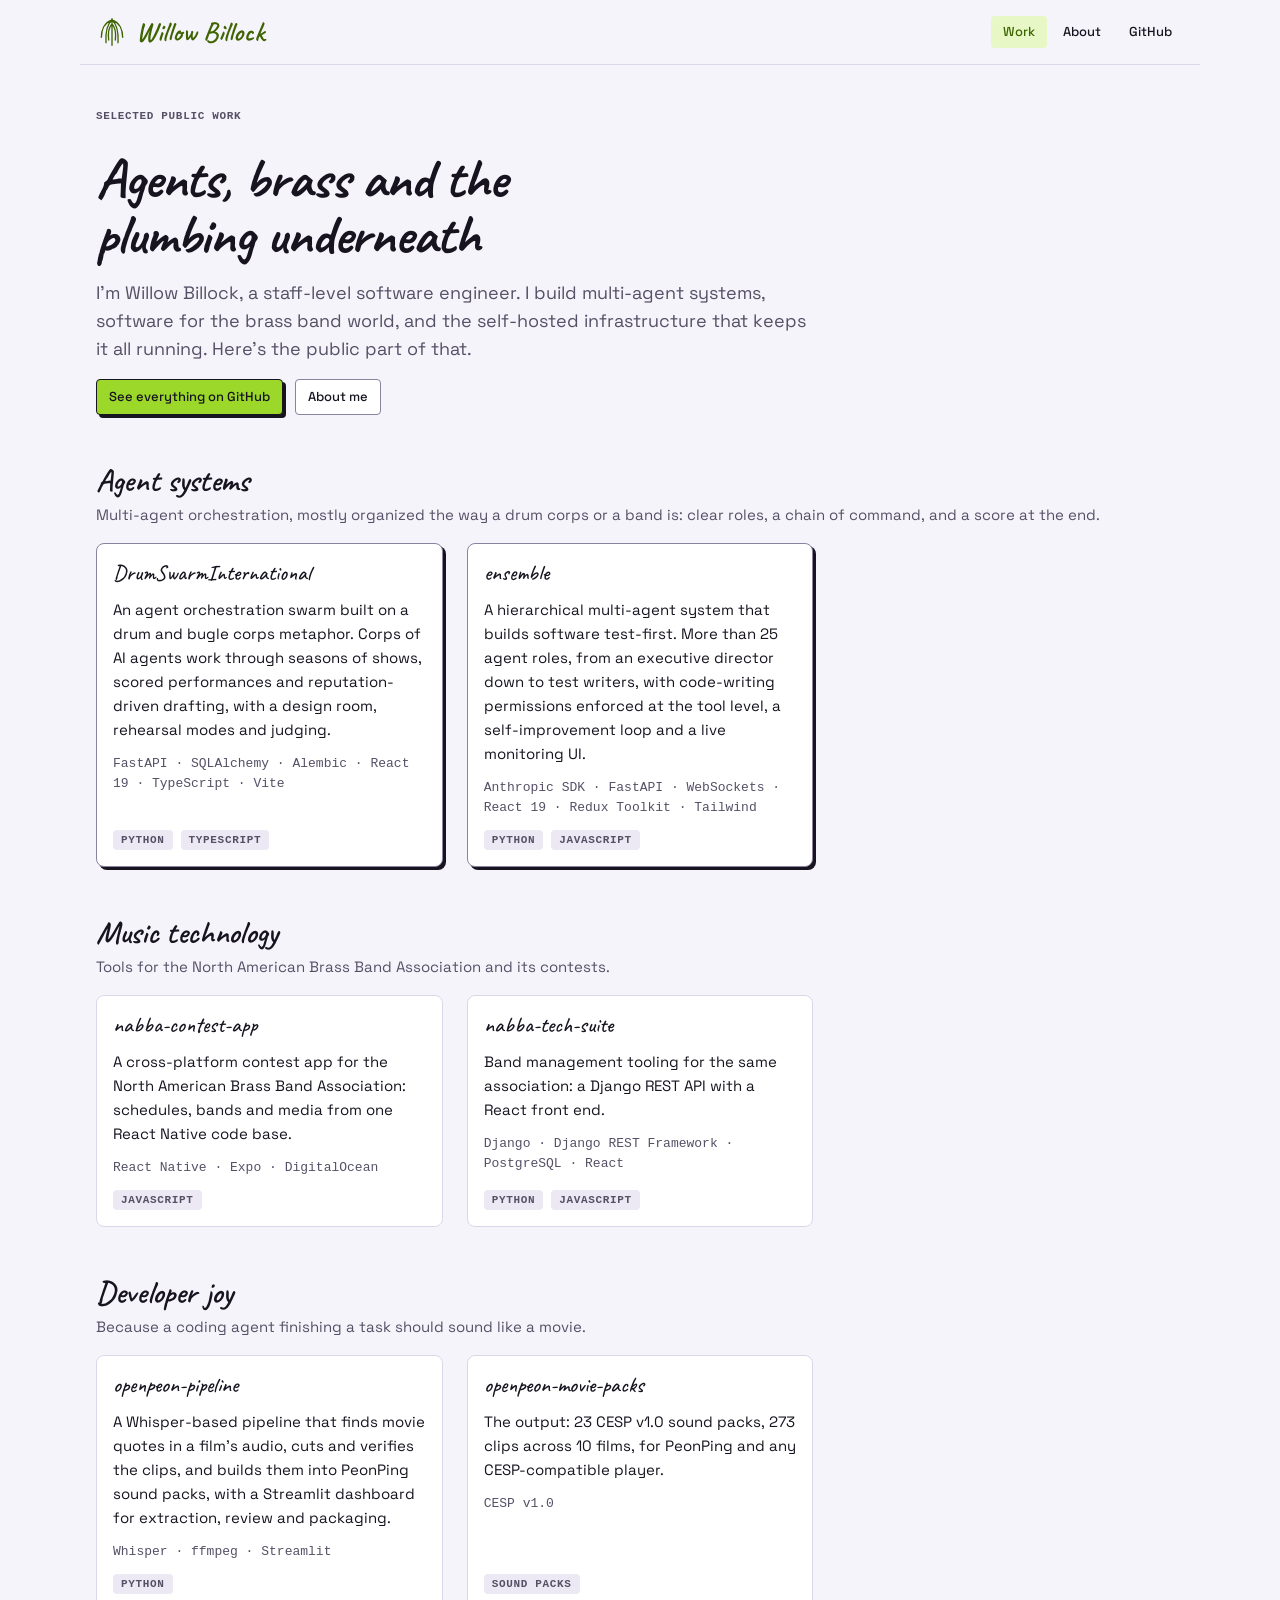
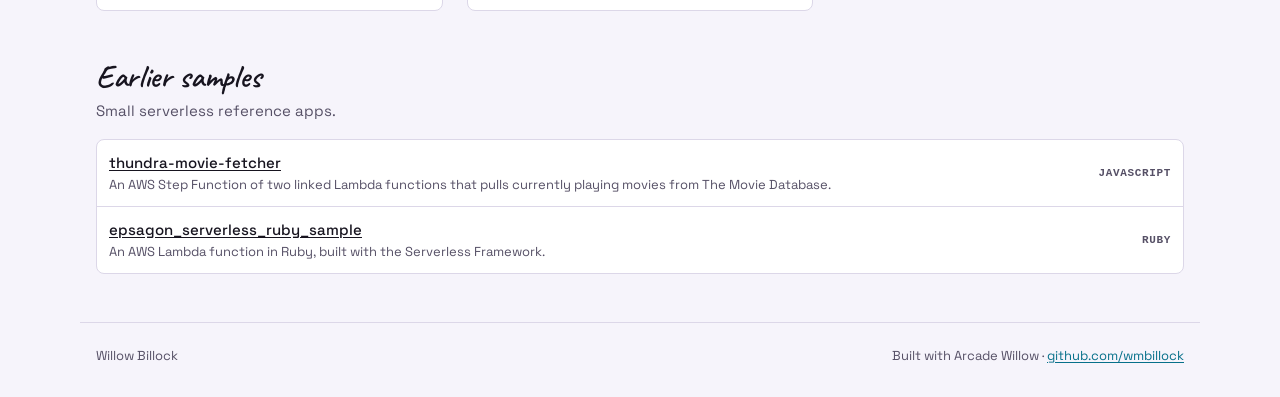
<file: index.html>
<!doctype html>
<html lang="en">
<head>
<meta charset="utf-8">
<meta name="viewport" content="width=device-width, initial-scale=1">
<title>Willow Billock · GitHub work</title>
<meta name="description" content="Willow Billock: software engineer building agent systems, music technology and the infrastructure under them. Selected public work on GitHub.">
<meta name="author" content="Willow Billock">
<meta property="og:title" content="Willow Billock · GitHub work">
<meta property="og:description" content="Agent systems, music technology and the infrastructure under them.">
<meta property="og:type" content="website">
<meta name="color-scheme" content="dark light">
<link rel="icon" href="assets/willow.svg" type="image/svg+xml">
<link rel="preconnect" href="https://fonts.googleapis.com">
<link rel="preconnect" href="https://fonts.gstatic.com" crossorigin>
<link rel="stylesheet" href="https://fonts.googleapis.com/css2?family=Caveat:wght@400..700&family=Space+Grotesk:wght@300..700&display=swap">
<link rel="stylesheet" href="assets/aw.css">
<link rel="stylesheet" href="assets/site.css">
</head>
<body>
<svg width="0" height="0" style="position:absolute" aria-hidden="true">
  <defs>
    <symbol id="i-willow" viewBox="0 0 48 48" fill="none" stroke="currentColor" stroke-width="2" stroke-linecap="round"><path d="M24 4V44M24 6C17 12 14 24 15 40M24 6C31 12 34 24 33 40M24 12C19 17 18 27 19 36M24 12C29 17 30 27 29 36M24 6C12 10 8 22 8 32M24 6C36 10 40 22 40 32"/></symbol>
  </defs>
</svg>

<header class="site-bar">
  <a class="site-brand" href="index.html" aria-label="Willow Billock, home">
    <svg aria-hidden="true"><use href="#i-willow"/></svg>
    <b>Willow Billock</b>
  </a>
  <nav class="site-nav" aria-label="Site">
    <a href="index.html" aria-current="page">Work</a>
    <a href="about.html">About</a>
    <a href="https://github.com/wmbillock">GitHub</a>
  </nav>
</header>

<main class="site-main">
  <section class="hero" aria-labelledby="hero-title">
    <p class="aw-eyebrow">Selected public work</p>
    <h1 class="display" id="hero-title">Agents, brass and the plumbing underneath</h1>
    <p class="hero-lede">I'm Willow Billock, a staff-level software engineer. I build multi-agent systems, software for the brass band world, and the self-hosted infrastructure that keeps it all running. Here's the public part of that.</p>
    <div class="hero-actions">
      <a class="aw-btn aw-btn-primary" href="https://github.com/wmbillock">See everything on GitHub</a>
      <a class="aw-btn" href="about.html">About me</a>
    </div>
  </section>

  <section class="section" aria-labelledby="agents-title">
    <div class="section-head">
      <h2 class="title" id="agents-title">Agent systems</h2>
      <p>Multi-agent orchestration, mostly organized the way a drum corps or a band is: clear roles, a chain of command, and a score at the end.</p>
    </div>
    <ul class="project-grid">
      <li>
        <article class="aw-panel aw-panel-featured">
          <h3 class="aw-panel-title"><a href="https://github.com/wmbillock/DrumSwarmInternational">DrumSwarmInternational</a></h3>
          <p class="project-desc">An agent orchestration swarm built on a drum and bugle corps metaphor. Corps of AI agents work through seasons of shows, scored performances and reputation-driven drafting, with a design room, rehearsal modes and judging.</p>
          <p class="project-stack">FastAPI · SQLAlchemy · Alembic · React 19 · TypeScript · Vite</p>
          <div class="project-langs"><span class="aw-badge">Python</span><span class="aw-badge">TypeScript</span></div>
        </article>
      </li>
      <li>
        <article class="aw-panel aw-panel-featured">
          <h3 class="aw-panel-title"><a href="https://github.com/wmbillock/ensemble">ensemble</a></h3>
          <p class="project-desc">A hierarchical multi-agent system that builds software test-first. More than 25 agent roles, from an executive director down to test writers, with code-writing permissions enforced at the tool level, a self-improvement loop and a live monitoring UI.</p>
          <p class="project-stack">Anthropic SDK · FastAPI · WebSockets · React 19 · Redux Toolkit · Tailwind</p>
          <div class="project-langs"><span class="aw-badge">Python</span><span class="aw-badge">JavaScript</span></div>
        </article>
      </li>
    </ul>
  </section>

  <section class="section" aria-labelledby="music-title">
    <div class="section-head">
      <h2 class="title" id="music-title">Music technology</h2>
      <p>Tools for the North American Brass Band Association and its contests.</p>
    </div>
    <ul class="project-grid">
      <li>
        <article class="aw-panel">
          <h3 class="aw-panel-title">nabba-contest-app</h3>
          <p class="project-desc">A cross-platform contest app for the North American Brass Band Association: schedules, bands and media from one React Native code base.</p>
          <p class="project-stack">React Native · Expo · DigitalOcean</p>
          <div class="project-langs"><span class="aw-badge">JavaScript</span></div>
        </article>
      </li>
      <li>
        <article class="aw-panel">
          <h3 class="aw-panel-title"><a href="https://github.com/wmbillock/nabba-tech-suite">nabba-tech-suite</a></h3>
          <p class="project-desc">Band management tooling for the same association: a Django REST API with a React front end.</p>
          <p class="project-stack">Django · Django REST Framework · PostgreSQL · React</p>
          <div class="project-langs"><span class="aw-badge">Python</span><span class="aw-badge">JavaScript</span></div>
        </article>
      </li>
    </ul>
  </section>

  <section class="section" aria-labelledby="fun-title">
    <div class="section-head">
      <h2 class="title" id="fun-title">Developer joy</h2>
      <p>Because a coding agent finishing a task should sound like a movie.</p>
    </div>
    <ul class="project-grid">
      <li>
        <article class="aw-panel">
          <h3 class="aw-panel-title"><a href="https://github.com/wmbillock/openpeon-pipeline">openpeon-pipeline</a></h3>
          <p class="project-desc">A Whisper-based pipeline that finds movie quotes in a film's audio, cuts and verifies the clips, and builds them into PeonPing sound packs, with a Streamlit dashboard for extraction, review and packaging.</p>
          <p class="project-stack">Whisper · ffmpeg · Streamlit</p>
          <div class="project-langs"><span class="aw-badge">Python</span></div>
        </article>
      </li>
      <li>
        <article class="aw-panel">
          <h3 class="aw-panel-title"><a href="https://github.com/wmbillock/openpeon-movie-packs">openpeon-movie-packs</a></h3>
          <p class="project-desc">The output: 23 CESP v1.0 sound packs, 273 clips across 10 films, for PeonPing and any CESP-compatible player.</p>
          <p class="project-stack">CESP v1.0</p>
          <div class="project-langs"><span class="aw-badge">Sound packs</span></div>
        </article>
      </li>
    </ul>
  </section>

  <section class="section" aria-labelledby="earlier-title">
    <div class="section-head">
      <h2 class="title" id="earlier-title">Earlier samples</h2>
      <p>Small serverless reference apps.</p>
    </div>
    <ul class="aw-rowlist more-list">
      <li class="aw-row">
        <span class="aw-row-main"><a href="https://github.com/wmbillock/thundra-movie-fetcher">thundra-movie-fetcher</a></span>
        <span class="aw-row-sub">An AWS Step Function of two linked Lambda functions that pulls currently playing movies from The Movie Database.</span>
        <span class="aw-row-readout">JavaScript</span>
      </li>
      <li class="aw-row">
        <span class="aw-row-main"><a href="https://github.com/wmbillock/epsagon_serverless_ruby_sample">epsagon_serverless_ruby_sample</a></span>
        <span class="aw-row-sub">An AWS Lambda function in Ruby, built with the Serverless Framework.</span>
        <span class="aw-row-readout">Ruby</span>
      </li>
    </ul>
  </section>
</main>

<footer class="site-foot">
  <span>Willow Billock</span>
  <span>Built with Arcade Willow · <a href="https://github.com/wmbillock">github.com/wmbillock</a></span>
</footer>
</body>
</html>
</file>
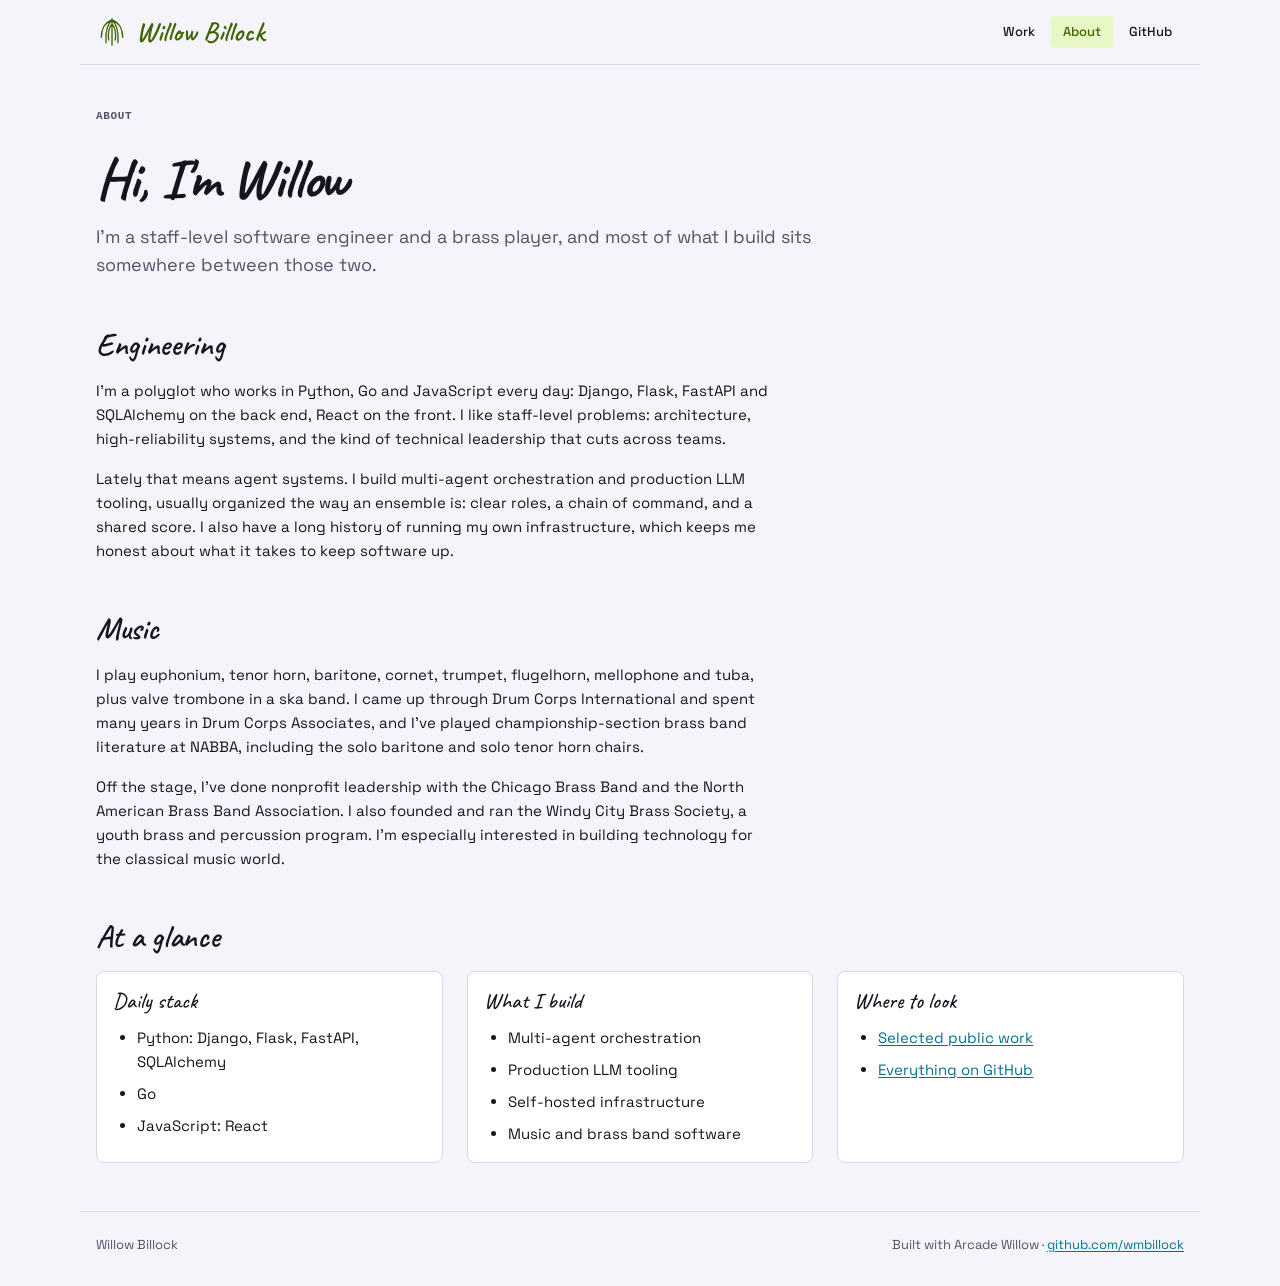
<file: about.html>
<!doctype html>
<html lang="en">
<head>
<meta charset="utf-8">
<meta name="viewport" content="width=device-width, initial-scale=1">
<title>About Willow Billock</title>
<meta name="description" content="Willow Billock: staff-level software engineer, agent systems builder and brass musician.">
<meta name="author" content="Willow Billock">
<meta property="og:title" content="About Willow Billock">
<meta property="og:description" content="Staff-level software engineer, agent systems builder and brass musician.">
<meta property="og:type" content="profile">
<meta name="color-scheme" content="dark light">
<link rel="icon" href="assets/willow.svg" type="image/svg+xml">
<link rel="preconnect" href="https://fonts.googleapis.com">
<link rel="preconnect" href="https://fonts.gstatic.com" crossorigin>
<link rel="stylesheet" href="https://fonts.googleapis.com/css2?family=Caveat:wght@400..700&family=Space+Grotesk:wght@300..700&display=swap">
<link rel="stylesheet" href="assets/aw.css">
<link rel="stylesheet" href="assets/site.css">
</head>
<body>
<svg width="0" height="0" style="position:absolute" aria-hidden="true">
  <defs>
    <symbol id="i-willow" viewBox="0 0 48 48" fill="none" stroke="currentColor" stroke-width="2" stroke-linecap="round"><path d="M24 4V44M24 6C17 12 14 24 15 40M24 6C31 12 34 24 33 40M24 12C19 17 18 27 19 36M24 12C29 17 30 27 29 36M24 6C12 10 8 22 8 32M24 6C36 10 40 22 40 32"/></symbol>
  </defs>
</svg>

<header class="site-bar">
  <a class="site-brand" href="index.html" aria-label="Willow Billock, home">
    <svg aria-hidden="true"><use href="#i-willow"/></svg>
    <b>Willow Billock</b>
  </a>
  <nav class="site-nav" aria-label="Site">
    <a href="index.html">Work</a>
    <a href="about.html" aria-current="page">About</a>
    <a href="https://github.com/wmbillock">GitHub</a>
  </nav>
</header>

<main class="site-main">
  <section class="hero" aria-labelledby="about-title">
    <p class="aw-eyebrow">About</p>
    <h1 class="display" id="about-title">Hi, I'm Willow</h1>
    <p class="hero-lede">I'm a staff-level software engineer and a brass player, and most of what I build sits somewhere between those two.</p>
  </section>

  <section class="section prose" aria-labelledby="eng-title">
    <h2 class="title" id="eng-title">Engineering</h2>
    <p>I'm a polyglot who works in Python, Go and JavaScript every day: Django, Flask, FastAPI and SQLAlchemy on the back end, React on the front. I like staff-level problems: architecture, high-reliability systems, and the kind of technical leadership that cuts across teams.</p>
    <p>Lately that means agent systems. I build multi-agent orchestration and production LLM tooling, usually organized the way an ensemble is: clear roles, a chain of command, and a shared score. I also have a long history of running my own infrastructure, which keeps me honest about what it takes to keep software up.</p>
  </section>

  <section class="section prose" aria-labelledby="music-title">
    <h2 class="title" id="music-title">Music</h2>
    <p>I play euphonium, tenor horn, baritone, cornet, trumpet, flugelhorn, mellophone and tuba, plus valve trombone in a ska band. I came up through Drum Corps International and spent many years in Drum Corps Associates, and I've played championship-section brass band literature at NABBA, including the solo baritone and solo tenor horn chairs.</p>
    <p>Off the stage, I've done nonprofit leadership with the Chicago Brass Band and the North American Brass Band Association. I also founded and ran the Windy City Brass Society, a youth brass and percussion program. I'm especially interested in building technology for the classical music world.</p>
  </section>

  <section class="section" aria-labelledby="glance-title">
    <h2 class="title" id="glance-title">At a glance</h2>
    <div class="about-grid">
      <article class="aw-panel">
        <h3 class="aw-panel-title">Daily stack</h3>
        <ul>
          <li>Python: Django, Flask, FastAPI, SQLAlchemy</li>
          <li>Go</li>
          <li>JavaScript: React</li>
        </ul>
      </article>
      <article class="aw-panel">
        <h3 class="aw-panel-title">What I build</h3>
        <ul>
          <li>Multi-agent orchestration</li>
          <li>Production LLM tooling</li>
          <li>Self-hosted infrastructure</li>
          <li>Music and brass band software</li>
        </ul>
      </article>
      <article class="aw-panel">
        <h3 class="aw-panel-title">Where to look</h3>
        <ul>
          <li><a href="index.html">Selected public work</a></li>
          <li><a href="https://github.com/wmbillock">Everything on GitHub</a></li>
        </ul>
      </article>
    </div>
  </section>
</main>

<footer class="site-foot">
  <span>Willow Billock</span>
  <span>Built with Arcade Willow · <a href="https://github.com/wmbillock">github.com/wmbillock</a></span>
</footer>
</body>
</html>
</file>
<file: assets/aw.css>
/* Arcade Willow rev 4 (aw.css, 2026-10-31). Rules unchanged; comments removed for publishing. */
:root, :root[data-theme="dark"] {
  color-scheme: dark;
  --surface: #121018;
  --surface-raised: #1b1824;
  --surface-sunken: #0c0a11;
  --line: #2e2a3a;
  --line-strong: #6b6480;
  --ink: #eeeaf6;
  --ink-muted: #a7a0b8;
  --lime: #b6f23a;
  --on-lime: #121018;
  --lime-text: #b6f23a;
  --lime-soft: #24330a;
  --magenta: #ff4fae;
  --on-magenta: #121018;
  --magenta-text: #ff7cc2;
  --magenta-soft: #4a1030;
  --cyan: #2dd4ef;
  --on-cyan: #121018;
  --cyan-text: #5fe0f5;
  --cyan-soft: #0b3a44;
  --logo-blue: #2f7bff;
  --logo-royal: #8352f0;
  --amber: #ffc53d;
  --amber-text: #ffd166;
  --amber-soft: #3d2e05;
  --red: #ff5d5d;
  --on-red: #121018;
  --red-text: #ff8a8a;
  --red-soft: #4a1414;
  --focus: #2dd4ef;
  --shadow-pop: 3px 3px 0 0 #000000;
  --shadow-pop-lime: 3px 3px 0 0 #b6f23a;
  --link: var(--cyan-text);
  --success: var(--lime-text);
  --info: var(--cyan-text);
  --warning: var(--amber-text);
  --danger: var(--red-text);
  --sec-euphonia: var(--lime); --sec-euphonia-text: var(--lime-text); --sec-euphonia-soft: var(--lime-soft);
  --sec-conservatory: #b79cff; --sec-conservatory-text: #b79cff; --sec-conservatory-soft: #272040;
  --sec-circuit: #8ea7ff; --sec-circuit-text: #8ea7ff; --sec-circuit-soft: #1a2142;
  --sec-hall: #6ee7b7; --sec-hall-text: #6ee7b7; --sec-hall-soft: #0f3127;
  --livery-logistics: #ff9f6b; --livery-logistics-text: #ff9f6b; --livery-logistics-soft: #3a2214;
}
@media (prefers-color-scheme: light) {
  :root:not([data-theme="dark"]) {
    color-scheme: light;
    --surface: #f6f4fb; --surface-raised: #ffffff; --surface-sunken: #ece9f4;
    --line: #dcd7e8; --line-strong: #8a829e; --ink: #17141f; --ink-muted: #565066;
    --lime: #9bd82a; --on-lime: #17141f; --lime-text: #3d6400; --lime-soft: #e7f8c6;
    --magenta: #f0359a; --on-magenta: #17141f; --magenta-text: #b0106a; --magenta-soft: #ffe0f0;
    --cyan: #1fc2e0; --on-cyan: #17141f; --cyan-text: #06708a; --cyan-soft: #d7f6fc;
    --logo-blue: #0050b4; --logo-royal: #4b1a9e;
    --amber: #ffc53d; --amber-text: #7a5200; --amber-soft: #fff1c7;
    --red: #d42f33; --on-red: #ffffff; --red-text: #b01e22; --red-soft: #ffe3e3;
    --focus: #06708a; --shadow-pop: 3px 3px 0 0 #17141f; --shadow-pop-lime: 3px 3px 0 0 #9bd82a;
    --sec-conservatory: #8f6ef5; --sec-conservatory-text: #5b3cc4; --sec-conservatory-soft: #ece6ff; --sec-circuit: #6f8cf0; --sec-circuit-text: #2f4fbf; --sec-circuit-soft: #e3e9ff; --sec-hall: #3fcf98; --sec-hall-text: #0b7a52; --sec-hall-soft: #dcf7ec; --livery-logistics: #f58a4f; --livery-logistics-text: #a8460f; --livery-logistics-soft: #ffe9dc;
  }
}
:root[data-theme="light"] {
  color-scheme: light;
  --surface: #f6f4fb; --surface-raised: #ffffff; --surface-sunken: #ece9f4;
  --line: #dcd7e8; --line-strong: #8a829e; --ink: #17141f; --ink-muted: #565066;
  --lime: #9bd82a; --on-lime: #17141f; --lime-text: #3d6400; --lime-soft: #e7f8c6;
  --magenta: #f0359a; --on-magenta: #17141f; --magenta-text: #b0106a; --magenta-soft: #ffe0f0;
  --cyan: #1fc2e0; --on-cyan: #17141f; --cyan-text: #06708a; --cyan-soft: #d7f6fc;
  --logo-blue: #0050b4; --logo-royal: #4b1a9e;
  --amber: #ffc53d; --amber-text: #7a5200; --amber-soft: #fff1c7;
  --red: #d42f33; --on-red: #ffffff; --red-text: #b01e22; --red-soft: #ffe3e3;
  --focus: #06708a; --shadow-pop: 3px 3px 0 0 #17141f; --shadow-pop-lime: 3px 3px 0 0 #9bd82a;
  --sec-conservatory: #8f6ef5; --sec-conservatory-text: #5b3cc4; --sec-conservatory-soft: #ece6ff; --sec-circuit: #6f8cf0; --sec-circuit-text: #2f4fbf; --sec-circuit-soft: #e3e9ff; --sec-hall: #3fcf98; --sec-hall-text: #0b7a52; --sec-hall-soft: #dcf7ec; --livery-logistics: #f58a4f; --livery-logistics-text: #a8460f; --livery-logistics-soft: #ffe9dc;
}
:root {
  --space-1: 4px; --space-2: 8px; --space-3: 12px; --space-4: 16px;
  --space-6: 24px; --space-8: 32px; --space-12: 48px;
  --radius-sm: 4px; --radius-md: 8px; --radius-lg: 12px; --radius-pill: 999px;
  --font-script: "Caveat", "Segoe Script", "Bradley Hand", cursive;
  --font-display: var(--font-script);
  --font-sans: "Space Grotesk", ui-sans-serif, system-ui, sans-serif;
  --font-mono: "Courier New", Courier, ui-monospace, monospace;
  --rail-w: 232px;
}
.display { font: 700 56px/56px var(--font-script); letter-spacing: -0.02em; margin: 0; text-wrap: balance; }
.title   { font: 600 32px/36px var(--font-script); letter-spacing: -0.01em; margin: 0; text-wrap: balance; }
.heading { font: 500 22px/26px var(--font-script); margin: 0; text-wrap: balance; }
.body    { font: 400 15px/22px var(--font-sans); }
.body-sm { font: 400 13px/18px var(--font-sans); }
.label   { font: 500 13px/16px var(--font-sans); }
.code    { font: 400 13px/20px var(--font-mono); }
.readout { font: 600 11px/16px var(--font-mono); letter-spacing: 0.06em; text-transform: uppercase; }
.muted   { color: var(--ink-muted); }
.aw-prose em, .aw-prose strong { font: 600 1.15em/1 var(--font-script); font-style: normal; }
.aw-prose a, a.aw-link { color: var(--link); text-underline-offset: 2px; }
.aw-btn { font: 500 13px/16px var(--font-sans); height: 36px; padding: 0 var(--space-3); display: inline-flex; align-items: center; justify-content: center; gap: var(--space-2); border-radius: var(--radius-sm); border: 1px solid var(--line-strong); background: var(--surface-raised); color: var(--ink); cursor: pointer; white-space: nowrap; transition: transform 80ms ease-out, box-shadow 80ms ease-out, background 80ms ease-out; }
.aw-btn:hover { background: var(--surface-sunken); }
.aw-btn:focus-visible, .aw-input:focus-visible, .aw-select:focus-visible, .aw-toggle input:focus-visible + .aw-toggle-track, .aw-rail-item:focus-visible, .aw-tab:focus-visible { outline: 2px solid var(--focus); outline-offset: 2px; }
.aw-btn-primary { background: var(--lime); color: var(--on-lime); border-color: var(--on-lime); box-shadow: var(--shadow-pop); }
.aw-btn-primary:hover { background: var(--lime); transform: translate(-1px, -1px); box-shadow: 4px 4px 0 0 var(--on-lime); }
.aw-btn-primary:active, .aw-btn-danger:active { transform: translate(3px, 3px); box-shadow: none; }
.aw-btn-ghost { border-color: transparent; background: transparent; }
.aw-btn-ghost:hover { background: var(--surface-sunken); }
.aw-btn-danger { background: var(--red); color: var(--on-red); border-color: var(--red); }
.aw-btn-sm { height: 28px; padding: 0 var(--space-2); }
.aw-btn-icon { width: 36px; padding: 0; }
.aw-btn-sm.aw-btn-icon { width: 28px; }
.aw-badge { display: inline-flex; align-items: center; gap: var(--space-1); font: 600 11px/16px var(--font-mono); letter-spacing: 0.06em; text-transform: uppercase; padding: 2px var(--space-2); border-radius: var(--radius-sm); background: var(--surface-sunken); color: var(--ink-muted); white-space: nowrap; }
.aw-badge-dot { width: 6px; height: 6px; border-radius: var(--radius-pill); background: currentColor; flex: none; }
.aw-badge-success { background: var(--lime-soft); color: var(--lime-text); }
.aw-badge-info { background: var(--cyan-soft); color: var(--cyan-text); }
.aw-badge-attention { background: var(--magenta-soft); color: var(--magenta-text); }
.aw-badge-warning { background: var(--amber-soft); color: var(--amber-text); }
.aw-badge-danger { background: var(--red-soft); color: var(--red-text); }
.aw-badge-live .aw-badge-dot { animation: aw-pulse 1.2s ease-in-out infinite; }
@keyframes aw-pulse { 50% { opacity: 0.3; } }
.aw-panel { background: var(--surface-raised); border: 1px solid var(--line); border-radius: var(--radius-md); padding: var(--space-4); display: flex; flex-direction: column; gap: var(--space-3); min-width: 0; }
.aw-panel-featured { border-color: var(--line-strong); box-shadow: var(--shadow-pop); }
.aw-panel-featured:hover { box-shadow: var(--shadow-pop-lime); }
.aw-panel-head { display: flex; align-items: flex-start; justify-content: space-between; gap: var(--space-3); }
.aw-panel-head > div:first-child { min-width: 0; }
.aw-panel-title { margin: 0; font: 500 22px/26px var(--font-script); }
.aw-panel-meta { font: 400 13px/20px var(--font-mono); color: var(--ink-muted); overflow-wrap: anywhere; }
.aw-panel-actions { display: flex; gap: var(--space-2); flex-wrap: wrap; align-items: center; }
.aw-panel-flush { padding: 0; gap: 0; }
.aw-panel-flush > .aw-panel-head { padding: var(--space-4) var(--space-4) var(--space-2); }
.aw-field { display: flex; flex-direction: column; gap: var(--space-1); min-width: 0; }
.aw-field-label { font: 500 13px/16px var(--font-sans); }
.aw-field-hint { font: 400 13px/18px var(--font-sans); color: var(--ink-muted); }
.aw-field-error { font: 400 13px/18px var(--font-sans); color: var(--danger); }
.aw-input, .aw-select { font: 400 15px/22px var(--font-sans); height: 36px; padding: 0 var(--space-3); border-radius: var(--radius-sm); border: 1px solid var(--line-strong); background: var(--surface-raised); color: var(--ink); min-width: 0; width: 100%; }
.aw-input::placeholder { color: var(--ink-muted); }
.aw-input-mono { font: 400 13px/20px var(--font-mono); }
.aw-input[aria-invalid="true"] { border-color: var(--red-text); }
textarea.aw-input { height: auto; padding: var(--space-2) var(--space-3); resize: none; }
.aw-toggle { display: inline-flex; align-items: center; gap: var(--space-2); cursor: pointer; font: 400 15px/22px var(--font-sans); }
.aw-toggle input { position: absolute; opacity: 0; width: 1px; height: 1px; }
.aw-toggle-track { width: 36px; height: 20px; border-radius: var(--radius-pill); background: var(--surface-sunken); border: 1px solid var(--line-strong); position: relative; transition: background 120ms ease-out; flex: none; }
.aw-toggle-track::after { content: ""; position: absolute; top: 2px; left: 2px; width: 14px; height: 14px; border-radius: var(--radius-pill); background: var(--ink-muted); transition: transform 120ms ease-out, background 120ms ease-out; }
.aw-toggle input:checked + .aw-toggle-track { background: var(--lime); border-color: var(--on-lime); }
.aw-toggle input:checked + .aw-toggle-track::after { transform: translateX(16px); background: var(--on-lime); }
.aw-drawer-head { display: flex; align-items: center; justify-content: space-between; gap: var(--space-3); padding: var(--space-4); border-bottom: 1px solid var(--line); }
.aw-drawer-title { margin: 0; font: 600 32px/36px var(--font-script); }
.aw-tray { display: flex; flex-direction: column; gap: var(--space-6); }
.aw-tray > .aw-panel:first-child { border-color: var(--line-strong); box-shadow: var(--shadow-pop); }
.aw-rowlist { list-style: none; margin: 0; padding: 0; display: flex; flex-direction: column; }
.aw-rowlist > .aw-row { display: grid; grid-template-columns: minmax(0, 1fr) auto; align-items: center; gap: 2px var(--space-3); padding: var(--space-3); border-top: 1px solid var(--line); }
.aw-rowlist > .aw-row:first-child { border-top: 0; }
.aw-rowlist > .aw-row.selected { background: var(--lime-soft); }
.aw-rowlist > .aw-row.unread { background: var(--magenta-soft); }
.aw-row-main { min-width: 0; overflow: hidden; text-overflow: ellipsis; white-space: nowrap; font: 500 15px/22px var(--font-sans); }
.aw-row-sub { grid-column: 1; min-width: 0; font: 400 13px/18px var(--font-sans); color: var(--ink-muted); overflow: hidden; text-overflow: ellipsis; white-space: nowrap; }
.aw-row-readout { grid-column: 2; grid-row: 1 / span 2; font: 600 11px/16px var(--font-mono); letter-spacing: 0.06em; text-transform: uppercase; color: var(--ink-muted); text-align: right; white-space: nowrap; display: inline-flex; align-items: center; gap: var(--space-2); }
.aw-tile { position: relative; display: flex; flex-direction: column; align-items: center; justify-content: center; gap: var(--space-1); aspect-ratio: 1 / 1; max-width: 100%; padding: var(--space-3); background: var(--surface-raised); border: 2px solid var(--line-strong); border-radius: var(--radius-md); color: var(--ink); overflow: hidden; }
.aw-tile-pet { width: 48px; height: 48px; display: grid; place-items: center; border-radius: var(--radius-sm); background: var(--surface-sunken); font: 600 22px/1 var(--font-script); }
.aw-tile-name { font: 500 13px/16px var(--font-sans); max-width: 100%; overflow: hidden; text-overflow: ellipsis; white-space: nowrap; }
.aw-tile-state { font: 600 11px/16px var(--font-mono); letter-spacing: 0.06em; text-transform: uppercase; color: var(--ink-muted); }
.aw-tile-working { border-color: var(--cyan); }
.aw-tile-waiting { border-color: var(--magenta); }
.aw-tile-succeeded { border-color: var(--lime); }
.aw-tile-failed { border-color: var(--red); }
.aw-tile-stale { border-color: var(--amber); }
.aw-tile-idle { border-color: var(--line-strong); }
.aw-tile-grid { display: grid; grid-template-columns: repeat(auto-fill, minmax(112px, 1fr)); gap: var(--space-3); }
.aw-shell { display: grid; grid-template-columns: var(--rail-w) minmax(0, 1fr); min-height: 100%; background: var(--surface); color: var(--ink); }
.aw-rail { display: flex; flex-direction: column; gap: var(--space-1); padding: var(--space-4) var(--space-3); border-right: 1px solid var(--line); background: var(--surface); min-width: 0; }
.aw-rail-brand { display: flex; align-items: center; gap: var(--space-2); padding: 0 var(--space-2) var(--space-4); }
.aw-rail-brand b { font: 600 26px/1 var(--font-script); color: var(--lime-text); }
.aw-rail-group { font: 600 11px/16px var(--font-mono); letter-spacing: 0.06em; text-transform: uppercase; color: var(--ink-muted); padding: var(--space-4) var(--space-2) var(--space-1); }
.aw-rail-item { display: flex; align-items: center; gap: var(--space-2); height: 36px; padding: 0 var(--space-2); border-radius: var(--radius-sm); color: var(--ink); text-decoration: none; font: 500 13px/16px var(--font-sans); border: 0; background: none; cursor: pointer; width: 100%; text-align: left; }
.aw-rail-item:hover { background: var(--surface-raised); }
.aw-rail-item[aria-current="page"] { background: var(--lime-soft); color: var(--lime-text); }
.aw-rail-item .aw-badge { margin-left: auto; }
.aw-rail-item svg { flex: none; }
.aw-rail-foot { margin-top: auto; padding-top: var(--space-4); border-top: 1px solid var(--line); display: flex; flex-direction: column; gap: var(--space-2); }
.aw-main { min-width: 0; display: flex; flex-direction: column; }
.aw-content { padding: var(--space-6) var(--space-8) var(--space-12); display: flex; flex-direction: column; gap: var(--space-6); min-width: 0; }
@media (max-width: 760px) {
  .aw-shell { grid-template-columns: minmax(0, 1fr); }
  .aw-rail { position: sticky; bottom: 0; order: 2; flex-direction: row; overflow-x: auto; border-right: 0; border-top: 1px solid var(--line); padding: var(--space-2); z-index: 2; }
  .aw-rail-brand, .aw-rail-group, .aw-rail-foot { display: none; }
  .aw-rail-item { flex-direction: column; height: auto; width: auto; min-width: 64px; padding: var(--space-1) var(--space-2); gap: 2px; font-size: 11px; justify-content: center; position: relative; }
  .aw-rail-item .aw-badge { position: absolute; top: 0; right: 0; margin: 0; padding: 0 4px; }
  .aw-content { padding: var(--space-4) var(--space-4) var(--space-8); }
}
.aw-pagehead { display: flex; align-items: flex-end; justify-content: space-between; gap: var(--space-4); flex-wrap: wrap; }
.aw-pagehead > div:first-child { min-width: 0; display: flex; flex-direction: column; gap: var(--space-1); }
.aw-eyebrow { font: 600 11px/16px var(--font-mono); letter-spacing: 0.06em; text-transform: uppercase; color: var(--ink-muted); }
.aw-pagehead .title { color: var(--ink); }
.aw-pagehead-meta { font: 400 13px/20px var(--font-mono); color: var(--ink-muted); }
.aw-crumbs { display: flex; align-items: center; gap: var(--space-2); font: 500 13px/16px var(--font-sans); color: var(--ink-muted); flex-wrap: wrap; }
.aw-crumbs b { color: var(--ink); font-weight: 500; }
.aw-topbar { display: flex; align-items: center; justify-content: space-between; gap: var(--space-3); padding: var(--space-3) var(--space-8); border-bottom: 1px solid var(--line); min-height: 56px; flex-wrap: wrap; }
@media (max-width: 760px) { .aw-topbar { padding: var(--space-2) var(--space-4); } }
.aw-attn { display: grid; grid-template-columns: repeat(auto-fit, minmax(150px, 1fr)); border: 1px solid var(--line); border-radius: var(--radius-md); background: var(--surface-raised); overflow: hidden; }
.aw-attn-cell { display: flex; flex-direction: column; gap: var(--space-1); padding: var(--space-3) var(--space-4); border-left: 1px solid var(--line); min-width: 0; }
.aw-attn-cell:first-child { border-left: 0; }
.aw-attn-num { font: 600 28px/32px var(--font-mono); font-variant-numeric: tabular-nums; }
.aw-attn-needs { background: var(--magenta-soft); }
.aw-attn-needs .aw-attn-num { color: var(--magenta-text); }
.aw-attn-run .aw-attn-num { color: var(--cyan-text); }
.aw-attn-block .aw-attn-num { color: var(--amber-text); }
.aw-attn-ok .aw-attn-num { color: var(--lime-text); }
.aw-stats { display: grid; grid-template-columns: repeat(auto-fit, minmax(120px, 1fr)); gap: var(--space-2); }
.aw-stat { background: var(--surface-sunken); border-radius: var(--radius-sm); padding: var(--space-3); display: flex; flex-direction: column; gap: 2px; min-width: 0; }
.aw-stat-value { font: 600 20px/24px var(--font-mono); font-variant-numeric: tabular-nums; }
.aw-stat-label { font: 400 13px/18px var(--font-sans); color: var(--ink-muted); }
.aw-banner { display: flex; align-items: center; gap: var(--space-3); padding: var(--space-3) var(--space-4); border-radius: var(--radius-md); border: 1px solid transparent; flex-wrap: wrap; }
.aw-banner > p { margin: 0; flex: 1 1 240px; min-width: 0; font: 400 13px/18px var(--font-sans); }
.aw-banner-info { background: var(--cyan-soft); color: var(--ink); border-color: var(--cyan-soft); }
.aw-banner-warning { background: var(--amber-soft); color: var(--ink); }
.aw-banner-danger { background: var(--red-soft); color: var(--ink); }
.aw-banner-attention { background: var(--magenta-soft); color: var(--ink); }
.aw-tabs { display: flex; gap: var(--space-1); border-bottom: 1px solid var(--line); overflow-x: auto; }
.aw-tab { font: 500 13px/16px var(--font-sans); height: 40px; padding: 0 var(--space-3); border: 0; border-bottom: 2px solid transparent; background: none; color: var(--ink-muted); cursor: pointer; white-space: nowrap; display: inline-flex; align-items: center; gap: var(--space-2); }
.aw-tab:hover { color: var(--ink); }
.aw-tab[aria-selected="true"] { color: var(--lime-text); border-bottom-color: var(--lime); }
.aw-search { position: relative; display: flex; align-items: center; min-width: 0; }
.aw-search svg { position: absolute; left: var(--space-3); color: var(--ink-muted); pointer-events: none; }
.aw-search .aw-input { padding-left: 36px; padding-right: 36px; }
.aw-kbd { position: absolute; right: var(--space-2); font: 600 11px/16px var(--font-mono); border: 1px solid var(--line-strong); border-radius: var(--radius-sm); padding: 0 6px; color: var(--ink-muted); }
.aw-select { appearance: none; padding-right: 32px; background-image: linear-gradient(45deg, transparent 50%, var(--ink-muted) 50%), linear-gradient(135deg, var(--ink-muted) 50%, transparent 50%); background-position: calc(100% - 16px) 50%, calc(100% - 11px) 50%; background-size: 5px 5px; background-repeat: no-repeat; width: auto; }
.aw-filters { display: flex; gap: var(--space-2); flex-wrap: wrap; align-items: center; }
.aw-filters .aw-search { flex: 1 1 240px; }
.aw-well { background: var(--surface-sunken); border-radius: var(--radius-sm); padding: var(--space-3); font: 400 13px/20px var(--font-mono); color: var(--ink); overflow-x: auto; white-space: pre; margin: 0; max-height: 260px; }
.aw-kv { display: grid; grid-template-columns: max-content minmax(0, 1fr); gap: var(--space-2) var(--space-4); margin: 0; }
.aw-kv dt { font: 400 13px/20px var(--font-sans); color: var(--ink-muted); }
.aw-kv dd { margin: 0; font: 400 13px/20px var(--font-mono); overflow-wrap: anywhere; display: flex; gap: var(--space-2); align-items: center; flex-wrap: wrap; }
.aw-table-wrap { overflow-x: auto; border: 1px solid var(--line); border-radius: var(--radius-md); background: var(--surface-raised); }
.aw-table { width: 100%; border-collapse: collapse; font: 400 13px/18px var(--font-sans); }
.aw-table th { font: 600 11px/16px var(--font-mono); letter-spacing: 0.06em; text-transform: uppercase; color: var(--ink-muted); text-align: left; padding: var(--space-2) var(--space-3); border-bottom: 1px solid var(--line); white-space: nowrap; background: var(--surface); }
.aw-table td { padding: var(--space-3); border-top: 1px solid var(--line); vertical-align: middle; }
.aw-table tr:first-child td { border-top: 0; }
.aw-table td.num { font-family: var(--font-mono); font-variant-numeric: tabular-nums; text-align: right; white-space: nowrap; }
.aw-table tbody tr:hover { background: var(--surface-sunken); }
.aw-feed { list-style: none; margin: 0; padding: 0; display: flex; flex-direction: column; }
.aw-feed li { display: grid; grid-template-columns: 52px minmax(0, 1fr); gap: var(--space-3); padding: var(--space-3) 0; border-top: 1px solid var(--line); }
.aw-feed li:first-child { border-top: 0; }
.aw-feed time { font: 600 11px/20px var(--font-mono); letter-spacing: 0.06em; color: var(--ink-muted); font-variant-numeric: tabular-nums; }
.aw-feed-who { display: flex; gap: var(--space-2); align-items: center; flex-wrap: wrap; font: 500 13px/20px var(--font-sans); }
.aw-feed-what { font: 400 13px/18px var(--font-sans); color: var(--ink-muted); margin-top: 2px; }
.aw-empty { padding: var(--space-6) var(--space-4); color: var(--ink-muted); text-align: center; font: 400 13px/18px var(--font-sans); border: 1px dashed var(--line-strong); border-radius: var(--radius-md); }
.aw-thread { display: flex; flex-direction: column; gap: var(--space-3); }
.aw-msg { max-width: min(42rem, 88%); display: flex; flex-direction: column; gap: 2px; }
.aw-msg-body { padding: var(--space-2) var(--space-3); border-radius: var(--radius-md); border: 1px solid var(--line); font: 400 15px/22px var(--font-sans); overflow-wrap: anywhere; }
.aw-msg-meta { font: 600 11px/16px var(--font-mono); letter-spacing: 0.06em; text-transform: uppercase; color: var(--ink-muted); padding: 0 var(--space-1); }
.aw-msg-her { align-self: flex-start; }
.aw-msg-her .aw-msg-body { background: var(--surface-raised); border-bottom-left-radius: var(--radius-sm); }
.aw-msg-you { align-self: flex-end; align-items: flex-end; }
.aw-msg-you .aw-msg-body { background: var(--lime-soft); border-bottom-right-radius: var(--radius-sm); }
.aw-note { align-self: center; font: 400 13px/18px var(--font-sans); color: var(--ink-muted); background: var(--surface-sunken); border-radius: var(--radius-pill); padding: 2px var(--space-3); }
.aw-composer { display: flex; align-items: flex-end; gap: var(--space-2); padding: var(--space-2) var(--space-3); border-top: 1px solid var(--line); background: var(--surface); }
.aw-composer textarea { flex: 1; min-height: 44px; font-size: 16px; }
.aw-composer .aw-btn { width: 44px; height: 44px; padding: 0; flex: none; }
.aw-now { display: flex; align-items: center; gap: var(--space-3); padding: var(--space-2) var(--space-4); border-bottom: 1px solid var(--line); background: var(--surface); font: 500 13px/16px var(--font-sans); color: var(--ink-muted); width: 100%; border-left: 0; border-right: 0; border-top: 0; cursor: pointer; text-align: left; flex-wrap: wrap; }
.aw-now b { font: 600 13px/16px var(--font-mono); font-variant-numeric: tabular-nums; }
.aw-now .needs b { color: var(--magenta-text); }
.aw-now .run b { color: var(--cyan-text); }
.aw-now .block b { color: var(--amber-text); }
.aw-now.has-needs { background: var(--magenta-soft); color: var(--ink); }
.aw-now:focus-visible { outline: 2px solid var(--focus); outline-offset: -2px; }
.aw-progress { display: flex; flex-wrap: wrap; gap: var(--space-1) var(--space-2); list-style: none; margin: 0; padding: 0; font: 600 11px/16px var(--font-mono); letter-spacing: 0.04em; text-transform: uppercase; }
.aw-progress li { display: inline-flex; align-items: center; gap: 4px; color: var(--ink-muted); }
.aw-progress li + li::before { content: "·"; color: var(--line-strong); margin-right: 4px; }
.aw-progress li[data-s="done"] { color: var(--lime-text); }
.aw-progress li[data-s="now"] { color: var(--cyan-text); }
.aw-progress li[data-s="fail"] { color: var(--red-text); }
.aw-progress li[data-s="unknown"] { color: var(--amber-text); }
.aw-evidence { border-top: 1px solid var(--line); padding-top: var(--space-2); }
.aw-evidence > summary { cursor: pointer; font: 500 13px/16px var(--font-sans); color: var(--ink-muted); list-style: none; display: flex; gap: var(--space-2); align-items: center; }
.aw-evidence > summary::-webkit-details-marker { display: none; }
.aw-evidence > summary::before { content: "▸"; font-size: 11px; }
.aw-evidence[open] > summary::before { content: "▾"; }
.aw-evidence > .aw-well { margin-top: var(--space-2); }
.aw-history { list-style: none; margin: 0; padding: 0; display: flex; flex-direction: column; gap: 2px; font: 400 13px/18px var(--font-sans); color: var(--ink-muted); }
.aw-history li { display: flex; gap: var(--space-2); min-width: 0; }
.aw-history .readout { flex: none; }
.aw-history span:last-child { min-width: 0; overflow: hidden; text-overflow: ellipsis; white-space: nowrap; }
.aw-room { display: flex; flex-direction: column; }
.aw-room-msg { display: grid; grid-template-columns: 32px minmax(0, 1fr); gap: 2px var(--space-3); padding: var(--space-2) 0; }
.aw-room-msg + .aw-room-msg.cont { padding-top: 0; }
.aw-room-msg.cont .aw-avatar, .aw-room-msg.cont .aw-room-head { visibility: hidden; height: 0; }
.aw-avatar { grid-row: 1 / span 2; width: 32px; height: 32px; border-radius: var(--radius-sm); background: var(--surface-sunken); border: 2px solid var(--line-strong); display: grid; place-items: center; font: 600 16px/1 var(--font-script); color: var(--ink); }
.aw-avatar.you { border-color: var(--lime); }
.aw-avatar.her { border-color: var(--magenta); }
.aw-room-head { display: flex; gap: var(--space-2); align-items: baseline; flex-wrap: wrap; font: 500 13px/18px var(--font-sans); }
.aw-room-head time { font: 600 11px/16px var(--font-mono); color: var(--ink-muted); }
.aw-room-body { font: 400 13px/20px var(--font-sans); color: var(--ink); overflow-wrap: anywhere; }
.aw-room-day { display: flex; align-items: center; gap: var(--space-2); font: 600 11px/16px var(--font-mono); letter-spacing: 0.06em; text-transform: uppercase; color: var(--ink-muted); padding: var(--space-2) 0; }
.aw-room-day::before, .aw-room-day::after { content: ""; flex: 1; border-top: 1px solid var(--line); }
.aw-bars { display: grid; grid-template-columns: max-content minmax(0, 1fr) max-content; gap: var(--space-2) var(--space-3); align-items: center; font: 400 13px/18px var(--font-sans); }
.aw-bar { height: 10px; background: var(--surface-sunken); border-radius: 2px; overflow: hidden; }
.aw-bar i { display: block; height: 100%; background: var(--cyan); border-radius: 2px; }
.aw-bar i.lime { background: var(--lime); } .aw-bar i.muted { background: var(--line-strong); } .aw-bar i.amber { background: var(--amber); }
.aw-bars .v { font: 600 11px/16px var(--font-mono); font-variant-numeric: tabular-nums; color: var(--ink-muted); text-align: right; }
.aw-spark { display: flex; align-items: flex-end; gap: 2px; height: 40px; }
.aw-spark i { flex: 1; min-width: 2px; background: var(--line-strong); border-radius: 1px 1px 0 0; }
.aw-spark i.now { background: var(--cyan); }
.aw-device { display: inline-flex; flex-direction: column; gap: var(--space-2); align-items: flex-start; }
.aw-device canvas { image-rendering: pixelated; image-rendering: crisp-edges; background: #000; border-radius: var(--radius-sm); box-shadow: 0 0 0 6px #000, 0 0 0 7px var(--line-strong); max-width: 100%; height: auto; }
.aw-device figcaption { font: 600 11px/16px var(--font-mono); letter-spacing: 0.06em; text-transform: uppercase; color: var(--ink-muted); }
.aw-grid { display: grid; gap: var(--space-6); grid-template-columns: repeat(12, minmax(0, 1fr)); }
.aw-span-4 { grid-column: span 4; } .aw-span-5 { grid-column: span 5; } .aw-span-6 { grid-column: span 6; }
.aw-span-7 { grid-column: span 7; } .aw-span-8 { grid-column: span 8; } .aw-span-12 { grid-column: span 12; }
@media (max-width: 1100px) { .aw-span-4, .aw-span-5, .aw-span-6, .aw-span-7, .aw-span-8 { grid-column: span 12; } }
.aw-cluster { display: flex; gap: var(--space-2); flex-wrap: wrap; align-items: center; }
.aw-stack { display: flex; flex-direction: column; gap: var(--space-3); min-width: 0; }
@media (prefers-reduced-motion: reduce) {
  .aw-btn, .aw-toggle-track, .aw-toggle-track::after { transition: none; }
  .aw-badge-live .aw-badge-dot { animation: none; }
}
[data-section], .aw-app { --accent: var(--sec-euphonia); --accent-text: var(--sec-euphonia-text); --accent-soft: var(--sec-euphonia-soft); }
[data-section="conservatory"] { --accent: var(--sec-conservatory); --accent-text: var(--sec-conservatory-text); --accent-soft: var(--sec-conservatory-soft); }
[data-section="circuit"] { --accent: var(--sec-circuit); --accent-text: var(--sec-circuit-text); --accent-soft: var(--sec-circuit-soft); }
[data-section="hall"] { --accent: var(--sec-hall); --accent-text: var(--sec-hall-text); --accent-soft: var(--sec-hall-soft); }
[data-section="logistics"] { --accent: var(--livery-logistics); --accent-text: var(--livery-logistics-text); --accent-soft: var(--livery-logistics-soft); }
.aw-app, .aw-app *, .aw-app *::before, .aw-app *::after { box-sizing: border-box; }
.aw-app { display: grid; grid-template-columns: minmax(0, 1fr); min-height: 100dvh; background: var(--surface); color: var(--ink); }
.aw-app-main { display: flex; flex-direction: column; min-width: 0; min-height: 100dvh; }
.aw-nav { position: fixed; inset: 0 auto 0 0; width: min(320px, 86vw); z-index: 20; display: flex; flex-direction: column; background: var(--surface); border-right: 1px solid var(--line-strong); overflow-y: auto; transform: translateX(-100%); visibility: hidden; padding-bottom: env(safe-area-inset-bottom, 0px); }
.aw-nav[data-open="true"] { transform: none; visibility: visible; }
.aw-scrim { position: fixed; inset: 0; z-index: 19; background: var(--surface-sunken); opacity: 0.72; }
.aw-scrim[hidden] { display: none; }
@media (min-width: 840px) {
  .aw-app { grid-template-columns: 300px minmax(0, 1fr); }
  .aw-nav { position: sticky; top: 0; height: 100dvh; width: auto; transform: none; visibility: visible; z-index: auto; border-right-color: var(--line); }
  .aw-scrim { display: none; }
}
.aw-nav-list { display: flex; flex-direction: column; gap: 2px; padding: var(--space-2) var(--space-3) var(--space-6); }
.aw-hero { display: flex; flex-direction: column; gap: var(--space-2); padding: calc(var(--space-6) + env(safe-area-inset-top, 0px)) var(--space-6) var(--space-4); background: var(--sec-euphonia-soft); border-bottom: 1px solid var(--line); }
.aw-hero-mark { width: 40px; height: 40px; color: var(--lime); }
.aw-hero-word { font: 700 44px/44px var(--font-script); color: var(--lime-text); margin: 0; }
.aw-hero-presence { display: flex; align-items: center; gap: var(--space-2); font: 400 13px/18px var(--font-sans); color: var(--ink-muted); }
.aw-hero-focus { display: flex; align-items: center; justify-content: space-between; padding-top: var(--space-1); font: 500 13px/16px var(--font-sans); }
.aw-nav-item { display: flex; align-items: center; gap: var(--space-3); min-height: 44px; padding: 0 var(--space-3); border-radius: var(--radius-sm); font: 400 15px/22px var(--font-sans); color: var(--ink); text-decoration: none; background: none; border: 0; width: 100%; text-align: left; cursor: pointer; }
.aw-nav-item:hover { background: var(--surface-raised); }
.aw-nav-item[aria-current="page"] { background: var(--accent-soft); color: var(--accent-text); font-weight: 500; }
.aw-nav-item:focus-visible, .aw-menu-btn:focus-visible, .aw-runrow:focus-visible, .aw-info-row:focus-visible, .aw-activity-row:focus-visible { outline: 2px solid var(--focus); outline-offset: 2px; }
.aw-nav-item > svg { flex: none; width: 20px; height: 20px; color: var(--ink-muted); }
.aw-nav-item[aria-current="page"] > svg { color: var(--accent-text); }
.aw-nav-item .aw-swatch { flex: none; width: 10px; height: 10px; margin: 5px; border-radius: 3px; background: var(--accent); }
.aw-nav-item > span:not(.aw-swatch):not(.aw-count):not(.aw-dot) { flex: 1; min-width: 0; overflow: hidden; text-overflow: ellipsis; white-space: nowrap; }
.aw-nav-item.indent { padding-left: var(--space-8); }
.aw-nav-group { display: flex; align-items: center; justify-content: space-between; padding: var(--space-4) var(--space-3) var(--space-1); font: 600 11px/16px var(--font-mono); letter-spacing: 0.08em; text-transform: uppercase; color: var(--ink-muted); background: none; border: 0; width: 100%; text-align: left; }
.aw-count { flex: none; display: inline-grid; place-items: center; min-width: 18px; height: 18px; padding: 0 5px; border-radius: 9px; background: var(--magenta); color: var(--on-magenta); font: 500 11px/14px var(--font-sans); font-variant-numeric: tabular-nums; }
.aw-dot { flex: none; width: 8px; height: 8px; border-radius: var(--radius-pill); background: var(--ink); }
.aw-dot.needs { background: var(--magenta); }
[data-focus="on"] .aw-dot:not(.needs) { display: none; }
.aw-menu-btn { position: relative; display: inline-grid; place-items: center; width: 44px; height: 44px; border: 0; background: none; color: var(--ink); border-radius: var(--radius-sm); cursor: pointer; }
.aw-menu-btn .aw-count { position: absolute; top: 4px; right: 2px; }
@media (min-width: 840px) { .aw-menu-btn { display: none; } }
.aw-appbar { position: sticky; top: 0; z-index: 5; display: flex; align-items: center; gap: var(--space-1); padding: calc(var(--space-1) + env(safe-area-inset-top, 0px)) var(--space-2) var(--space-1); background: var(--surface); border-bottom: 2px solid var(--accent); }
.aw-appbar-titles { flex: 1; min-width: 0; display: flex; flex-direction: column; background: none; border: 0; padding: 0; text-align: left; color: inherit; cursor: pointer; }
.aw-appbar-title { font: 600 30px/34px var(--font-script); color: var(--accent-text); margin: 0; overflow: hidden; text-overflow: ellipsis; white-space: nowrap; }
.aw-appbar[data-kind="pushed"] .aw-appbar-title { font: 500 22px/26px var(--font-script); }
.aw-appbar-sub { font: 400 13px/18px var(--font-sans); color: var(--ink-muted); overflow: hidden; text-overflow: ellipsis; white-space: nowrap; }
.aw-icon-btn { display: inline-grid; place-items: center; width: 44px; height: 44px; border: 0; background: none; color: var(--ink-muted); border-radius: var(--radius-sm); cursor: pointer; flex: none; }
.aw-icon-btn:focus-visible { outline: 2px solid var(--focus); outline-offset: 2px; }
.aw-appbar + .aw-tabs { padding-inline: var(--space-4); }
.aw-read { flex: 1; display: flex; flex-direction: column; gap: var(--space-4); padding: var(--space-4) var(--space-6); width: 100%; max-width: calc(65ch + 2 * var(--space-6)); margin: 0 auto; overflow-y: auto; }
.aw-say { display: flex; flex-direction: column; gap: var(--space-1); max-width: 65ch; }
.aw-say-meta { font: 400 13px/18px var(--font-sans); color: var(--ink-muted); }
.aw-say-text { font: 400 15px/24px var(--font-sans); color: var(--ink); overflow-wrap: anywhere; }
.aw-say-text p { margin: 0 0 var(--space-2); } .aw-say-text p:last-child { margin: 0; }
.aw-say.you { align-self: flex-end; max-width: min(42ch, 80%); }
.aw-say.you .aw-say-text { padding: 10px 14px; background: var(--surface-raised); border: 1px solid var(--line); border-radius: var(--radius-md); }
.aw-say.you .aw-say-meta { display: none; }
.aw-day { display: flex; align-items: center; gap: 10px; font: 400 13px/18px var(--font-sans); color: var(--ink-muted); }
.aw-day::before, .aw-day::after { content: ""; flex: 1; border-top: 1px solid var(--line); }
[data-density="compact"] .aw-read { gap: var(--space-2); }
[data-density="compact"] .aw-say { flex-direction: row; gap: var(--space-2); }
.aw-runrow { display: flex; align-items: center; gap: 10px; padding: 10px var(--space-2) 10px var(--space-3); background: var(--surface-raised); border: 1px solid var(--line); border-radius: var(--radius-sm); color: var(--ink); text-decoration: none; font: 400 15px/22px var(--font-sans); width: 100%; text-align: left; cursor: pointer; }
.aw-runrow::before { content: ""; flex: none; width: 8px; height: 8px; border-radius: var(--radius-pill); background: var(--status, var(--ink-muted)); }
.aw-runrow-title { flex: 1; min-width: 0; overflow: hidden; text-overflow: ellipsis; white-space: nowrap; }
.aw-runrow-status { font: 400 13px/20px var(--font-mono); color: var(--status-text, var(--ink-muted)); white-space: nowrap; }
.aw-runrow > svg { flex: none; width: 20px; height: 20px; color: var(--ink-muted); }
[data-status="needs"] { --status: var(--magenta); --status-text: var(--magenta-text); }
[data-status="running"] { --status: var(--cyan); --status-text: var(--cyan-text); }
[data-status="blocked"] { --status: var(--amber); --status-text: var(--amber-text); }
[data-status="failed"] { --status: var(--red); --status-text: var(--red-text); }
[data-status="done"] { --status: var(--ink-muted); --status-text: var(--ink-muted); }
.aw-chip { display: inline-flex; align-items: center; gap: 10px; padding: var(--space-2) 14px var(--space-2) 10px; background: var(--surface-sunken); border: 1px solid var(--line); border-radius: var(--radius-sm); color: var(--ink); text-decoration: none; max-width: 100%; }
.aw-chip > svg { flex: none; width: 20px; height: 20px; color: var(--ink-muted); }
.aw-chip-name { font: 400 13px/18px var(--font-sans); overflow: hidden; text-overflow: ellipsis; white-space: nowrap; }
.aw-chip-meta { font: 400 13px/20px var(--font-mono); color: var(--ink-muted); }
.aw-say.you + .aw-chip, .aw-chip.you { align-self: flex-end; }
.aw-cause { display: flex; align-items: center; gap: 10px; padding: var(--space-2) var(--space-2) var(--space-2) var(--space-3); background: var(--amber-soft); color: var(--amber-text); border-radius: var(--radius-sm); font: 400 13px/18px var(--font-sans); }
.aw-cause::before { content: ""; flex: none; width: 8px; height: 8px; border-radius: var(--radius-pill); background: var(--amber); }
.aw-cause > span { flex: 1; min-width: 0; }
.aw-list { display: flex; flex-direction: column; margin: 0; padding: 0; list-style: none; }
.aw-list-label { padding: var(--space-4) var(--space-4) var(--space-1); font: 600 11px/16px var(--font-mono); letter-spacing: 0.08em; text-transform: uppercase; color: var(--ink-muted); }
.aw-activity-row { display: grid; grid-template-columns: 8px minmax(0, 1fr) auto; gap: 2px var(--space-3); align-items: start; padding: 14px var(--space-4); border-bottom: 1px solid var(--line); color: var(--ink-muted); text-decoration: none; }
.aw-activity-row::before { content: ""; width: 8px; height: 8px; margin-top: 8px; border-radius: var(--radius-pill); grid-row: span 2; }
.aw-activity-row[data-priority="needs"]::before { background: var(--magenta); }
.aw-activity-row[data-priority="needs"] .aw-activity-title { color: var(--ink); font-weight: 500; }
.aw-activity-title { font: 400 15px/22px var(--font-sans); }
.aw-activity-sub { font: 400 13px/18px var(--font-sans); color: var(--ink-muted); grid-column: 2; }
.aw-activity-time { font: 400 13px/20px var(--font-mono); color: var(--ink-muted); grid-row: 1; grid-column: 3; white-space: nowrap; }
.aw-info-row { display: flex; align-items: center; gap: var(--space-3); min-height: 52px; padding: 14px var(--space-4); border-bottom: 1px solid var(--line); color: var(--ink); text-decoration: none; font: 400 15px/22px var(--font-sans); }
.aw-info-row > svg { flex: none; width: 20px; height: 20px; color: var(--ink-muted); }
.aw-info-row > span:first-of-type { flex: 1; min-width: 0; }
.aw-info-value { font: 400 13px/18px var(--font-sans); color: var(--status-text, var(--ink-muted)); white-space: nowrap; }
.aw-actionbar { position: sticky; bottom: 0; display: flex; gap: var(--space-3); padding: var(--space-3) var(--space-4) calc(var(--space-3) + env(safe-area-inset-bottom, 0px)); background: var(--surface-sunken); border-top: 1px solid var(--line); }
.aw-actionbar > .aw-btn { flex: 1; height: 44px; }
.aw-infopanel { display: none; }
@media (min-width: 1200px) { .aw-infopanel { display: flex; flex-direction: column; width: 320px; border-left: 1px solid var(--line); } }
@media (prefers-reduced-motion: no-preference) {
  .aw-nav { transition: transform 160ms ease-out, visibility 0s linear 160ms; }
  .aw-nav[data-open="true"] { transition: transform 160ms ease-out; }
}
</file>
<file: assets/site.css>
/* Page layout for the public site. Tokens and components come from aw.css; nothing here redefines a color, radius or font. */
*, *::before, *::after { box-sizing: border-box; }
html { -webkit-text-size-adjust: 100%; }
body {
  margin: 0;
  background: var(--surface);
  color: var(--ink);
  font: 400 15px/24px var(--font-sans);
  overflow-x: hidden;
}
@media (max-width: 839px) { body { font-size: 17px; } }
a { color: var(--link); text-underline-offset: 2px; }
a:focus-visible { outline: 2px solid var(--focus); outline-offset: 2px; border-radius: var(--radius-sm); }
.sr-only { position: absolute; width: 1px; height: 1px; overflow: hidden; clip: rect(0 0 0 0); white-space: nowrap; }

.site-bar {
  display: flex; align-items: center; justify-content: space-between; gap: var(--space-3);
  max-width: 1120px; margin: 0 auto; padding: var(--space-4) var(--space-4);
  border-bottom: 1px solid var(--line); flex-wrap: wrap;
}
.site-brand { display: inline-flex; align-items: center; gap: var(--space-2); color: var(--ink); text-decoration: none; }
.site-brand svg { width: 32px; height: 32px; color: var(--lime-text); flex: none; }
.site-brand b { font: 600 28px/1 var(--font-script); color: var(--lime-text); }
.site-nav { display: flex; gap: var(--space-1); flex-wrap: wrap; }
.site-nav a { font: 500 13px/16px var(--font-sans); color: var(--ink); text-decoration: none; padding: var(--space-2) var(--space-3); border-radius: var(--radius-sm); }
.site-nav a:hover { background: var(--surface-raised); }
.site-nav a[aria-current="page"] { background: var(--lime-soft); color: var(--lime-text); }

.site-main { max-width: 1120px; margin: 0 auto; padding: var(--space-8) var(--space-4) var(--space-12); display: flex; flex-direction: column; gap: var(--space-12); }
.hero { display: flex; flex-direction: column; gap: var(--space-4); max-width: 720px; }
.hero .display { color: var(--ink); }
.hero-lede { margin: 0; font: 400 18px/28px var(--font-sans); color: var(--ink-muted); }
.hero-actions { display: flex; gap: var(--space-3); flex-wrap: wrap; }
.hero-actions .aw-btn { text-decoration: none; }
@media (max-width: 839px) { .hero .display { font-size: 44px; line-height: 48px; } }

.section { display: flex; flex-direction: column; gap: var(--space-4); }
.section-head { display: flex; flex-direction: column; gap: var(--space-1); }
.section-head p { margin: 0; color: var(--ink-muted); }

.project-grid { list-style: none; margin: 0; padding: 0; display: grid; grid-template-columns: repeat(auto-fill, minmax(min(100%, 320px), 1fr)); gap: var(--space-6); }
.project-grid > li { display: flex; }
.project-grid .aw-panel { flex: 1; }
.project-grid .aw-panel-title a { color: var(--ink); text-decoration: none; overflow-wrap: anywhere; }
.project-grid .aw-panel-title a:hover { color: var(--lime-text); text-decoration: underline; }
.project-desc { margin: 0; }
.project-stack { margin: 0; font: 400 13px/20px var(--font-mono); color: var(--ink-muted); }
.project-langs { display: flex; gap: var(--space-2); flex-wrap: wrap; margin-top: auto; }

.more-list { border: 1px solid var(--line); border-radius: var(--radius-md); background: var(--surface-raised); }
.more-list .aw-row-main { white-space: normal; overflow-wrap: anywhere; }
.more-list .aw-row-main a { color: var(--ink); }
.more-list .aw-row-sub { white-space: normal; }

.prose { max-width: 680px; display: flex; flex-direction: column; gap: var(--space-4); }
.prose p { margin: 0; }
.prose ul { margin: 0; padding-left: var(--space-6); display: flex; flex-direction: column; gap: var(--space-2); }
.about-grid { display: grid; grid-template-columns: repeat(auto-fit, minmax(min(100%, 300px), 1fr)); gap: var(--space-6); }
.about-grid .aw-panel ul { margin: 0; padding-left: var(--space-6); display: flex; flex-direction: column; gap: var(--space-2); }

.site-foot { max-width: 1120px; margin: 0 auto; padding: var(--space-6) var(--space-4) var(--space-8); border-top: 1px solid var(--line); color: var(--ink-muted); font: 400 13px/18px var(--font-sans); display: flex; gap: var(--space-4); flex-wrap: wrap; justify-content: space-between; }

@media (prefers-reduced-motion: reduce) {
  *, *::before, *::after { transition: none !important; animation: none !important; }
}
</file>
